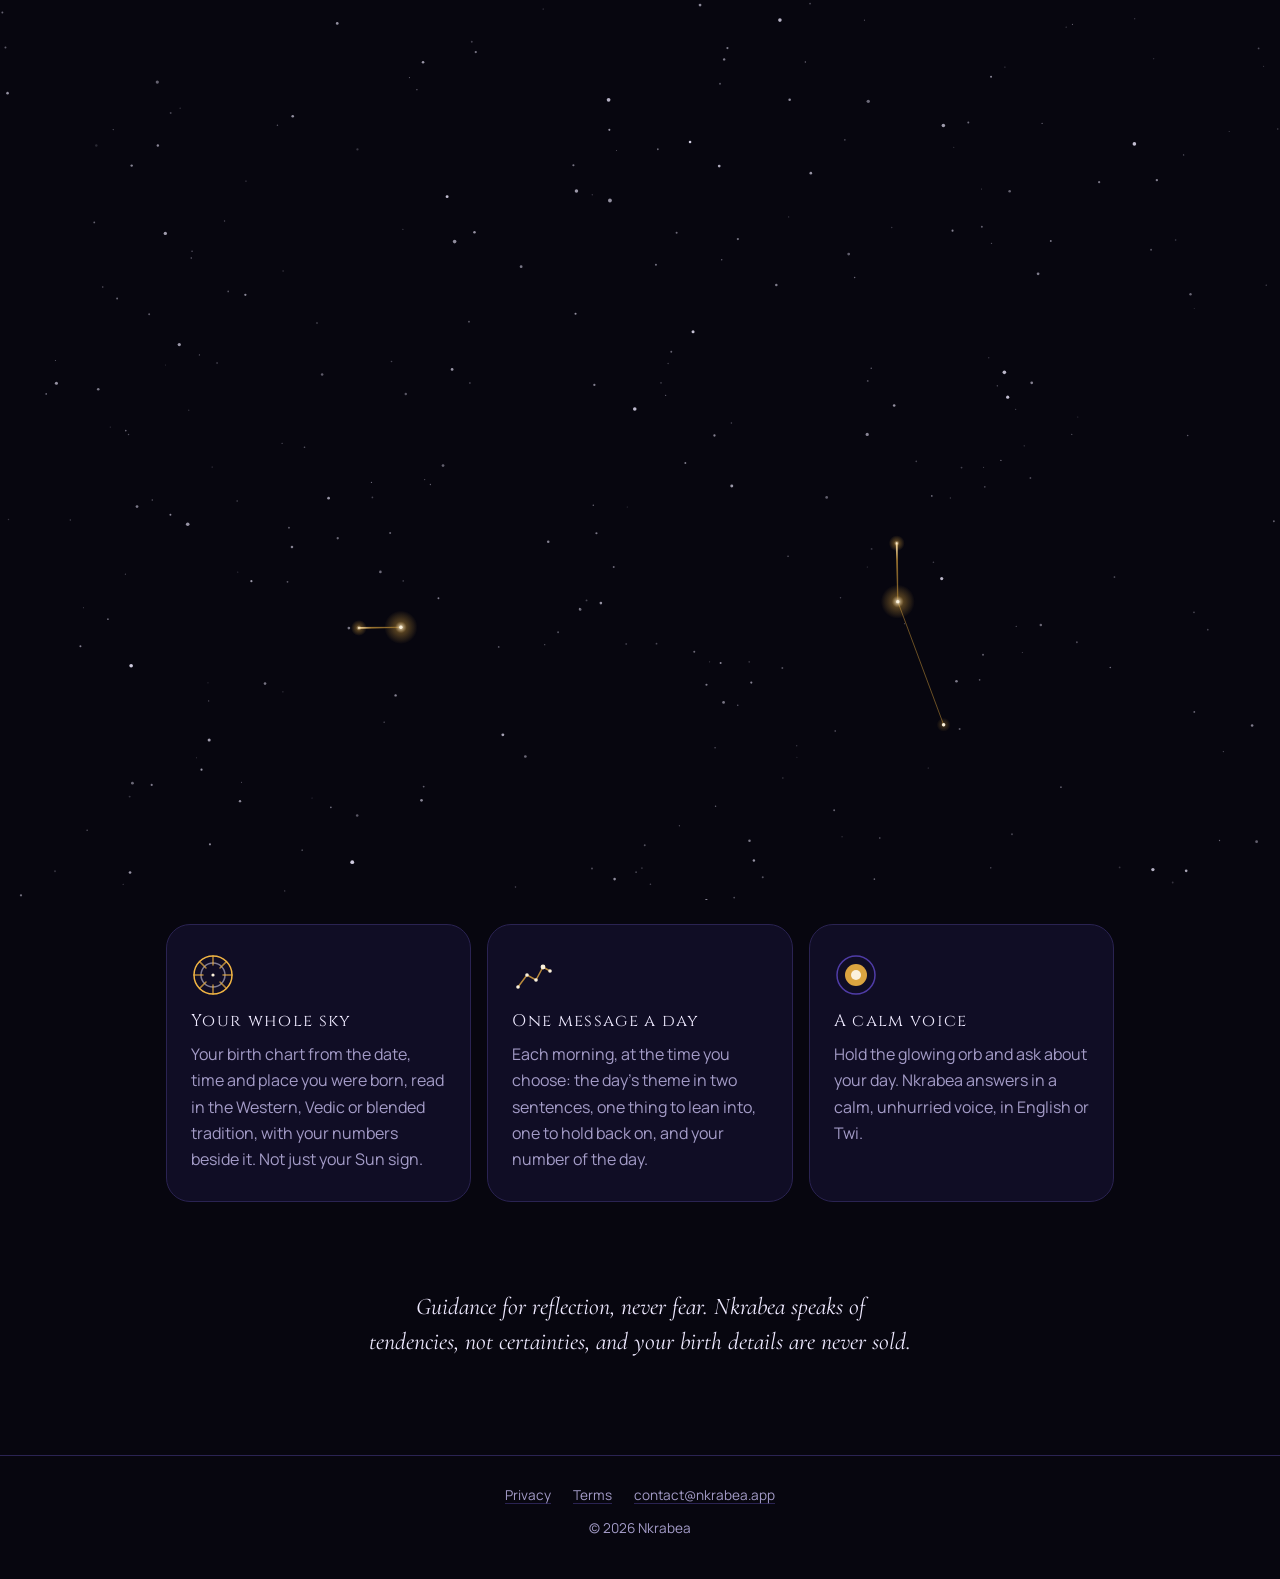
<file: index.html>
<!doctype html>
<html lang="en">
<head>
  <meta charset="utf-8">
  <meta name="viewport" content="width=device-width, initial-scale=1, viewport-fit=cover">
  <title>Nkrabea</title>
  <meta name="description" content="A calm voice that reads your birth chart and your numbers, and gives you one clear message each day. In English and Twi. Coming to iPhone and Android.">
  <meta name="theme-color" content="#07060F">
  <link rel="canonical" href="https://nkrabea.app/">
  <link rel="icon" href="/favicon.svg" type="image/svg+xml">
  <link rel="apple-touch-icon" href="/apple-touch-icon.png">
  <meta property="og:type" content="website">
  <meta property="og:url" content="https://nkrabea.app/">
  <meta property="og:title" content="Nkrabea">
  <meta property="og:description" content="Your destiny has been speaking. Let's listen. One clear message a day from your own sky and numbers, in English and Twi.">
  <meta property="og:image" content="https://nkrabea.app/icon-1024.png">
  <meta name="twitter:card" content="summary">
  <link rel="preload" href="/fonts/cinzel-400.woff" as="font" type="font/woff" crossorigin>
  <link rel="preload" href="/fonts/cormorant-500-italic.woff" as="font" type="font/woff" crossorigin>
  <link rel="stylesheet" href="/styles.css">
  <script>
    // Decide before first paint whether the intro plays, so the mark and words never flash.
    (function () {
      var root = document.documentElement;
      var still = window.matchMedia && matchMedia('(prefers-reduced-motion: reduce)').matches;
      var seen = false;
      try { seen = sessionStorage.getItem('nkrabea.intro') === '1'; } catch (e) {}
      if (still || seen) return;
      root.classList.add('intro');
      setTimeout(function () { root.classList.add('formed'); }, 9000);
    })();
  </script>
</head>
<body>
  <div class="sky" data-sky="night" aria-hidden="true"></div>

  <div class="page">
    <main>
      <section class="hero">
        <div class="mark">
          <div class="mark-glow" aria-hidden="true"></div>
          <svg viewBox="-372 -372 744 744" role="img" aria-label="The Nkrabea mark: a gold sun-ring with a guiding star">
            <circle data-ring r="245.3" fill="none" stroke="#F2B544" stroke-width="19"/>
            <path data-rays fill="#F2B544" fill-opacity="0.9" d="M-9.6 -274.3 L0.0 -365.9 L9.6 -274.3 Z M38.2 -271.8 L56.3 -319.4 L57.1 -268.4 Z M84.8 -261.0 L118.0 -324.3 L102.8 -254.4 Z M128.8 -242.3 L162.2 -280.9 L145.4 -232.7 Z M169.0 -216.3 L235.2 -280.3 L183.6 -203.9 Z M203.9 -183.6 L248.4 -208.5 L216.3 -169.0 Z M232.7 -145.4 L298.9 -172.6 L242.3 -128.8 Z M254.4 -102.8 L304.8 -110.9 L261.0 -84.8 Z M268.4 -57.1 L360.3 -63.5 L271.8 -38.2 Z M274.3 -9.6 L324.3 0.0 L274.3 9.6 Z M271.8 38.2 L339.9 59.9 L268.4 57.1 Z M261.0 84.8 L304.8 110.9 L254.4 102.8 Z M242.3 128.8 L316.9 183.0 L232.7 145.4 Z M216.3 169.0 L248.4 208.5 L203.9 183.6 Z M183.6 203.9 L221.8 264.4 L169.0 216.3 Z M145.4 232.7 L162.2 280.9 L128.8 242.3 Z M102.8 254.4 L125.1 343.8 L84.8 261.0 Z M57.1 268.4 L56.3 319.4 L38.2 271.8 Z M9.6 274.3 L0.0 345.1 L-9.6 274.3 Z M-38.2 271.8 L-56.3 319.4 L-57.1 268.4 Z M-84.8 261.0 L-125.1 343.8 L-102.8 254.4 Z M-128.8 242.3 L-162.2 280.9 L-145.4 232.7 Z M-169.0 216.3 L-221.8 264.4 L-183.6 203.9 Z M-203.9 183.6 L-248.4 208.5 L-216.3 169.0 Z M-232.7 145.4 L-316.9 183.0 L-242.3 128.8 Z M-254.4 102.8 L-304.8 110.9 L-261.0 84.8 Z M-268.4 57.1 L-339.9 59.9 L-271.8 38.2 Z M-274.3 9.6 L-324.3 0.0 L-274.3 -9.6 Z M-271.8 -38.2 L-360.3 -63.5 L-268.4 -57.1 Z M-261.0 -84.8 L-304.8 -110.9 L-254.4 -102.8 Z M-242.3 -128.8 L-298.9 -172.6 L-232.7 -145.4 Z M-216.3 -169.0 L-248.4 -208.5 L-203.9 -183.6 Z M-183.6 -203.9 L-235.2 -280.3 L-169.0 -216.3 Z M-145.4 -232.7 L-162.2 -280.9 L-128.8 -242.3 Z M-102.8 -254.4 L-118.0 -324.3 L-84.8 -261.0 Z M-57.1 -268.4 L-56.3 -319.4 L-38.2 -271.8 Z"/>
            <path data-star fill="#FBF1DC" d="M173.5 -285.7 L195.9 -195.9 L285.7 -173.5 L195.9 -151.0 L173.5 -61.2 L151.0 -151.0 L61.2 -173.5 L151.0 -195.9 Z"/>
          </svg>
        </div>

        <h1 class="wordmark">NKRABEA</h1>
        <p class="proverb" lang="ak">Esono onipa biara ne ne nkrabea</p>
        <p class="meaning">Everybody has their own distinct destiny.</p>

        <p class="tagline">Your destiny has been speaking. Let’s listen.</p>
        <p class="soon"><span class="dot" aria-hidden="true"></span>Coming to iPhone and Android</p>
      </section>

      <section class="pillars" aria-label="What Nkrabea does">
        <article class="pillar">
          <svg width="44" height="44" viewBox="0 0 44 44" aria-hidden="true" fill="none" stroke="#F2B544" stroke-width="1.5" stroke-linecap="round">
            <circle cx="22" cy="22" r="19"/>
            <circle cx="22" cy="22" r="12" stroke="#EEE9FF" stroke-opacity="0.5"/>
            <path d="M22 3v9M22 32v9M3 22h9M32 22h9M8.6 8.6l6.4 6.4M29 29l6.4 6.4M35.4 8.6 29 15M15 29l-6.4 6.4" stroke-opacity="0.7"/>
            <circle cx="22" cy="22" r="1.6" fill="#FBF1DC" stroke="none"/>
          </svg>
          <h2>Your whole sky</h2>
          <p>Your birth chart from the date, time and place you were born, read in the Western, Vedic or blended tradition, with your numbers beside it. Not just your Sun sign.</p>
        </article>
        <article class="pillar">
          <svg width="44" height="44" viewBox="0 0 44 44" aria-hidden="true" fill="none" stroke="#F2B544" stroke-width="1.5" stroke-linecap="round">
            <path d="M6 34 15 22l9 5 7-13 7 4" stroke-opacity="0.75"/>
            <circle cx="6" cy="34" r="1.8" fill="#FBF1DC" stroke="none"/>
            <circle cx="15" cy="22" r="1.8" fill="#FBF1DC" stroke="none"/>
            <circle cx="24" cy="27" r="1.8" fill="#FBF1DC" stroke="none"/>
            <circle cx="31" cy="14" r="2.4" fill="#FBF1DC" stroke="none"/>
            <circle cx="38" cy="18" r="1.8" fill="#FBF1DC" stroke="none"/>
          </svg>
          <h2>One message a day</h2>
          <p>Each morning, at the time you choose: the day’s theme in two sentences, one thing to lean into, one to hold back on, and your number of the day.</p>
        </article>
        <article class="pillar">
          <svg width="44" height="44" viewBox="0 0 44 44" aria-hidden="true" fill="none" stroke-width="1.5" stroke-linecap="round">
            <circle cx="22" cy="22" r="19" stroke="#7B5CFF" stroke-opacity="0.6"/>
            <circle cx="22" cy="22" r="11" fill="#F2B544" fill-opacity="0.9" stroke="none"/>
            <circle cx="22" cy="22" r="5" fill="#FBF1DC" stroke="none"/>
          </svg>
          <h2>A calm voice</h2>
          <p>Hold the glowing orb and ask about your day. Nkrabea answers in a calm, unhurried voice, in English or Twi.</p>
        </article>
      </section>

      <section class="closing">
        <p>Guidance for reflection, never fear. Nkrabea speaks of tendencies, not certainties, and your birth details are never sold.</p>
      </section>
    </main>

    <footer>
      <nav aria-label="Legal">
        <a href="/privacy/">Privacy</a>
        <a href="/terms/">Terms</a>
        <a href="mailto:contact@nkrabea.app">contact@nkrabea.app</a>
      </nav>
      <p>© 2026 Nkrabea</p>
    </footer>
  </div>

  <script src="/sky.js" defer></script>
</body>
</html>
</file>
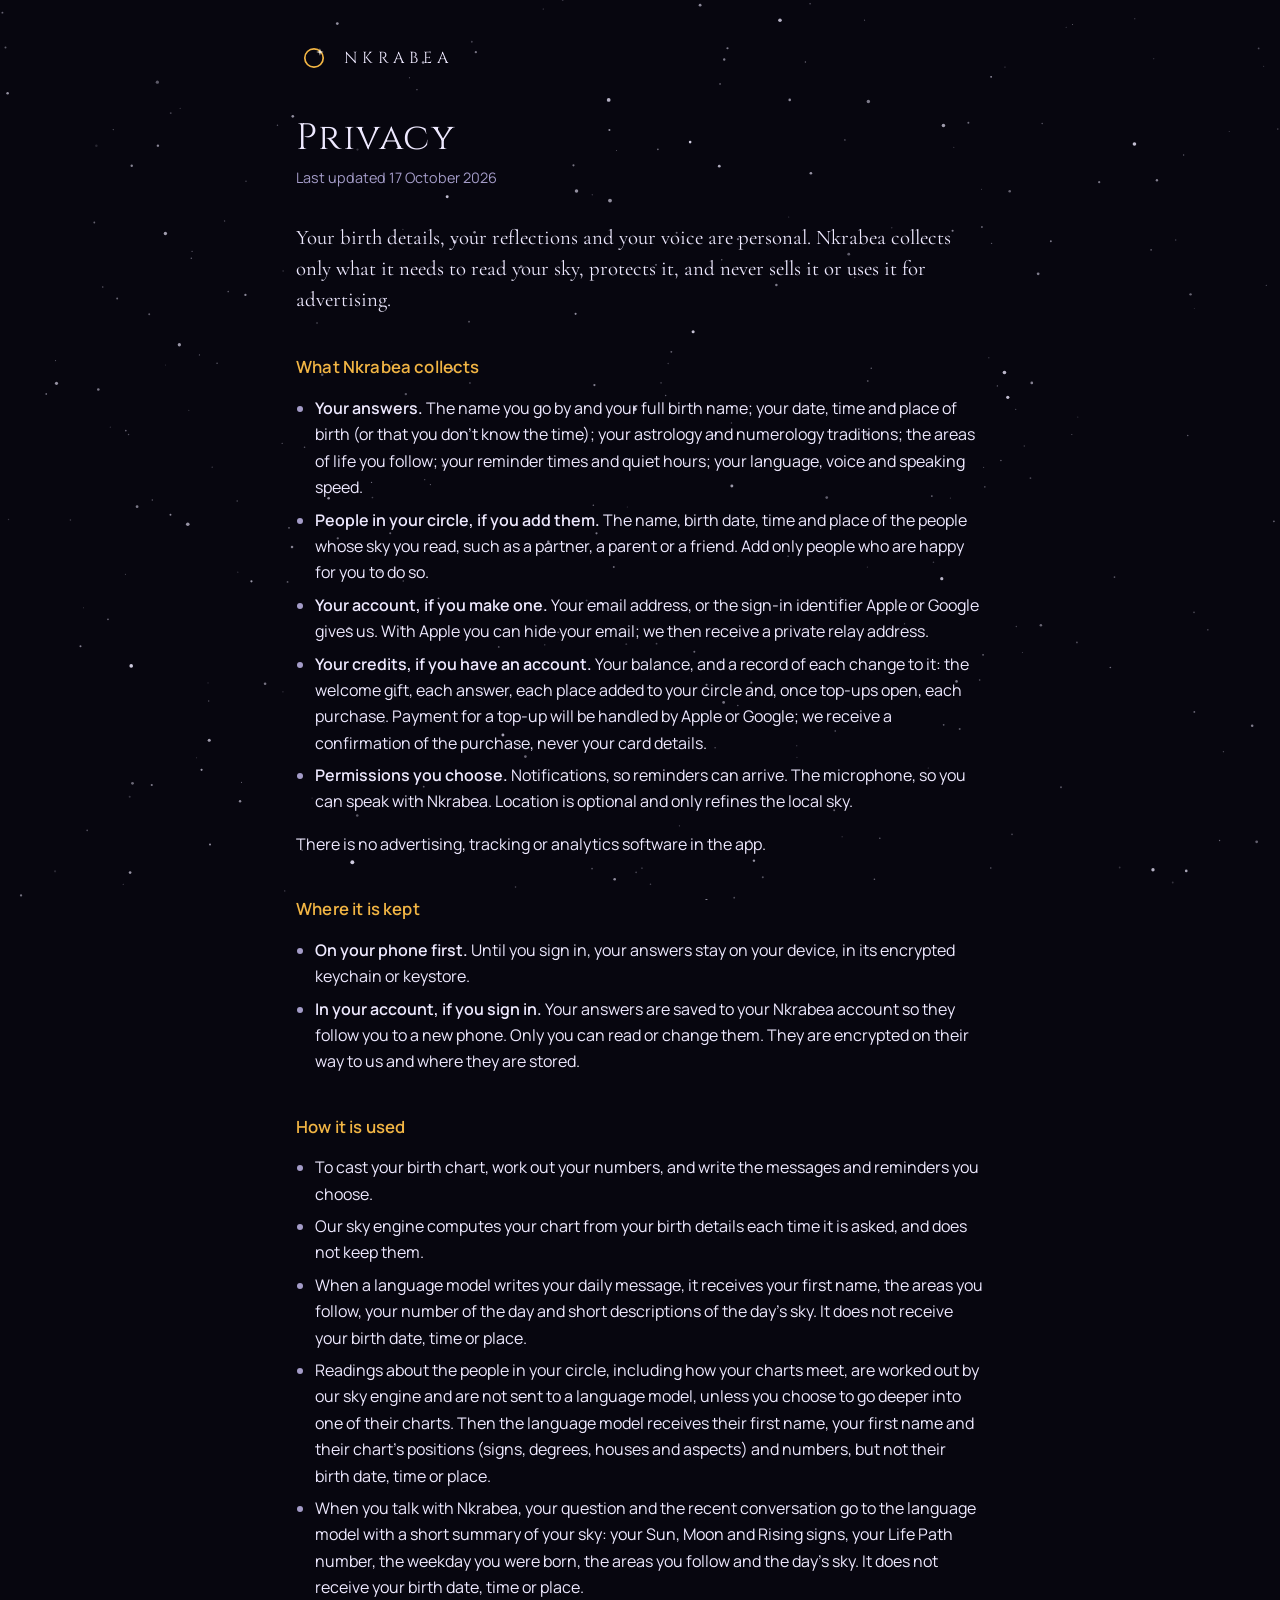
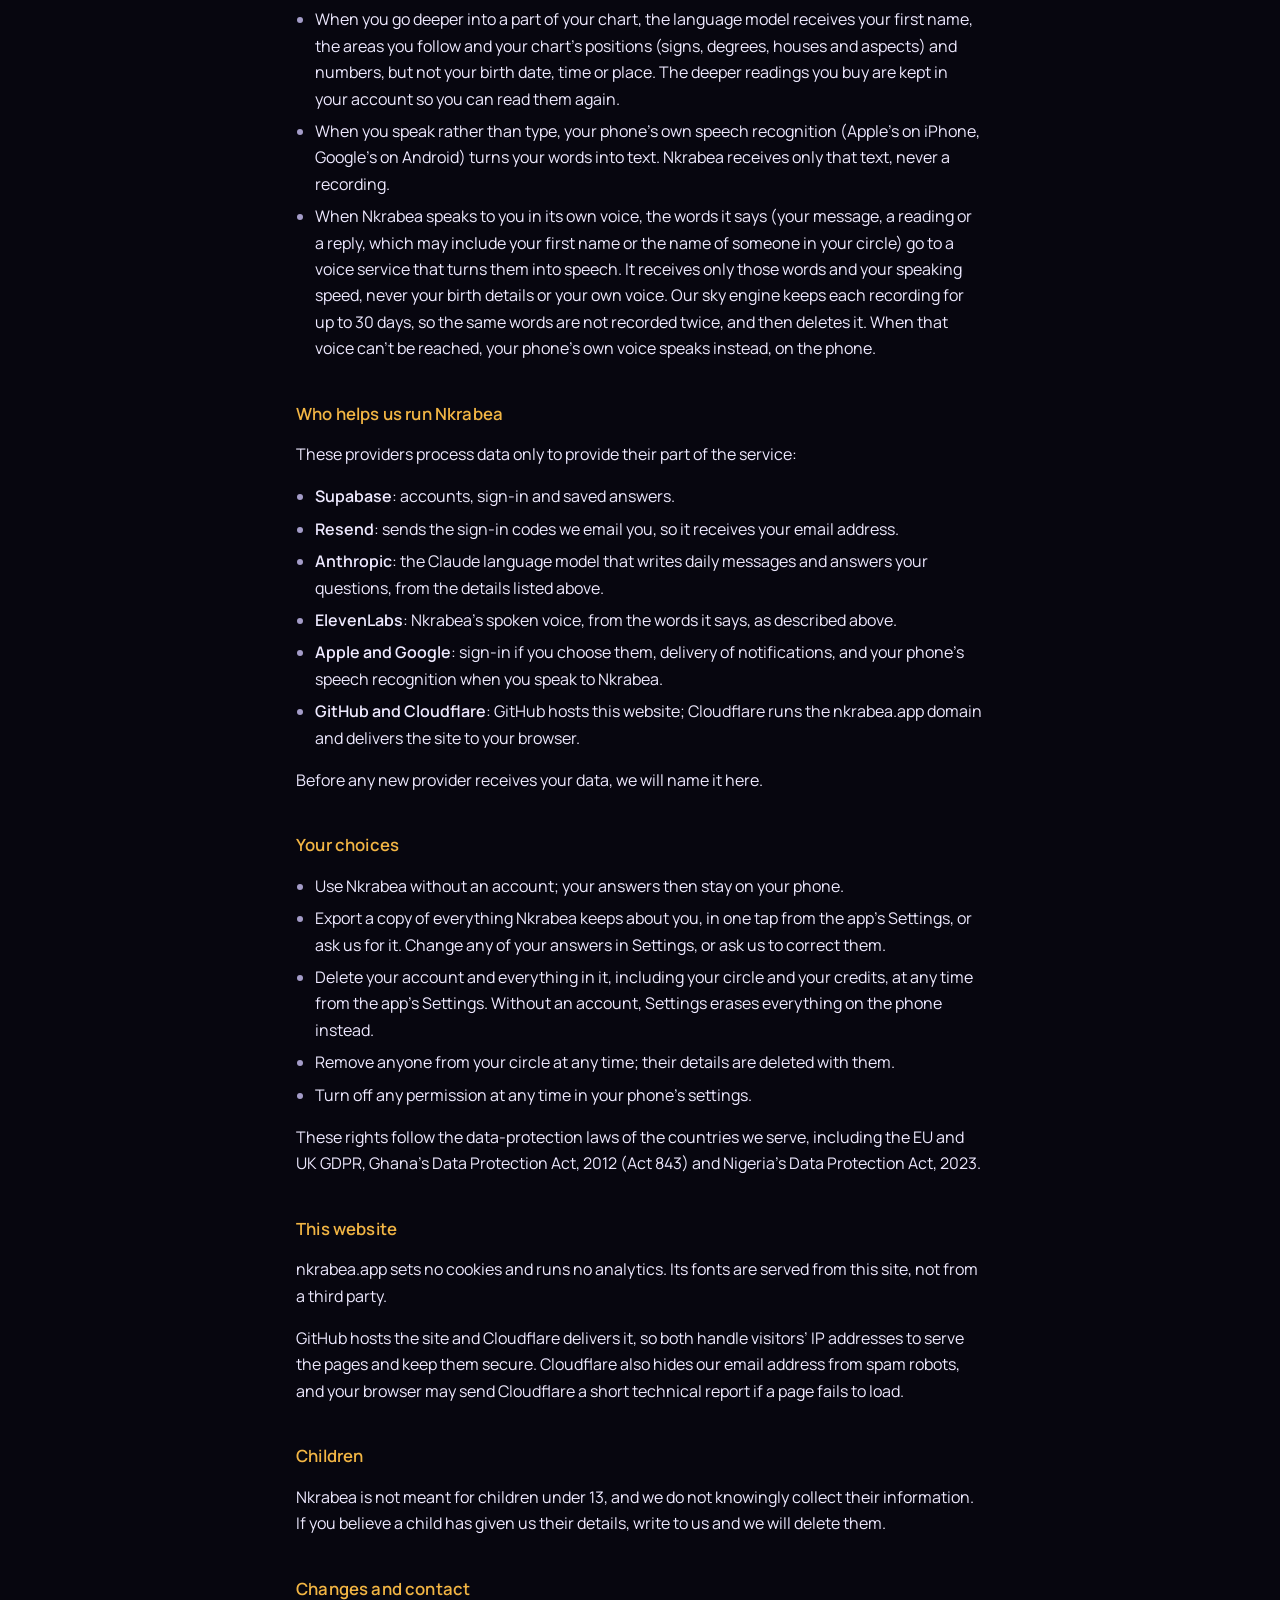
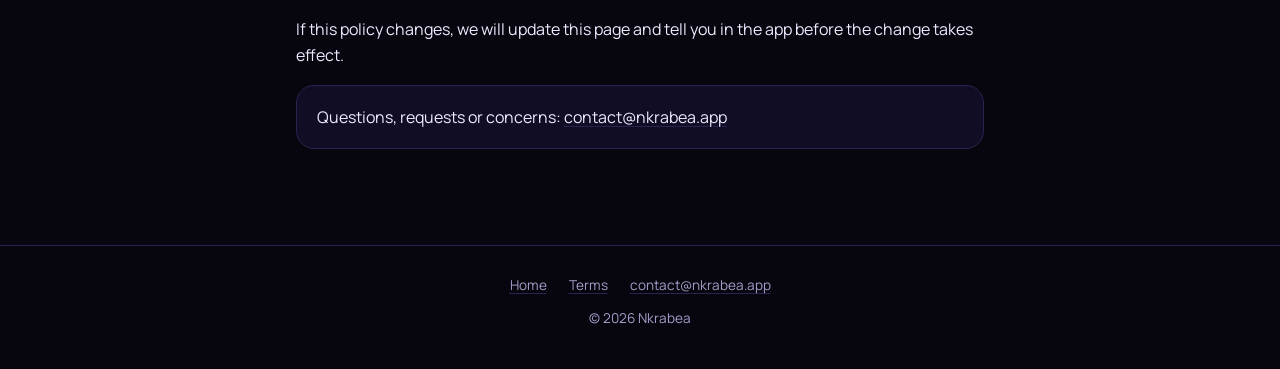
<file: privacy/index.html>
<!doctype html>
<html lang="en">
<head>
  <meta charset="utf-8">
  <meta name="viewport" content="width=device-width, initial-scale=1, viewport-fit=cover">
  <title>Privacy · Nkrabea</title>
  <meta name="description" content="What Nkrabea collects, why, who helps us run it, and the choices you have.">
  <meta name="theme-color" content="#07060F">
  <link rel="canonical" href="https://nkrabea.app/privacy/">
  <link rel="icon" href="/favicon.svg" type="image/svg+xml">
  <link rel="apple-touch-icon" href="/apple-touch-icon.png">
  <link rel="stylesheet" href="/styles.css">
</head>
<body>
  <div class="sky" aria-hidden="true"></div>

  <div class="page">
    <main class="doc">
      <a class="doc-head" href="/" aria-label="Nkrabea home">
        <svg viewBox="0 0 512 512" aria-hidden="true"><circle cx="256" cy="256" r="131" fill="none" stroke="#F2B544" stroke-width="24"/><path fill="#FBF1DC" d="M340.5 119.0 L351.0 161.0 L393.0 171.5 L351.0 182.0 L340.5 224.0 L330.0 182.0 L288.0 171.5 L330.0 161.0 Z"/></svg>
        <span>NKRABEA</span>
      </a>

      <h1>Privacy</h1>
      <p class="updated">Last updated 17 October 2026</p>

      <p class="lede">Your birth details, your reflections and your voice are personal. Nkrabea collects only what it needs to read your sky, protects it, and never sells it or uses it for advertising.</p>

      <h2>What Nkrabea collects</h2>
      <ul>
        <li><strong>Your answers.</strong> The name you go by and your full birth name; your date, time and place of birth (or that you don’t know the time); your astrology and numerology traditions; the areas of life you follow; your reminder times and quiet hours; your language, voice and speaking speed.</li>
        <li><strong>People in your circle, if you add them.</strong> The name, birth date, time and place of the people whose sky you read, such as a partner, a parent or a friend. Add only people who are happy for you to do so.</li>
        <li><strong>Your account, if you make one.</strong> Your email address, or the sign-in identifier Apple or Google gives us. With Apple you can hide your email; we then receive a private relay address.</li>
        <li><strong>Your credits, if you have an account.</strong> Your balance, and a record of each change to it: the welcome gift, each answer, each place added to your circle and, once top-ups open, each purchase. Payment for a top-up will be handled by Apple or Google; we receive a confirmation of the purchase, never your card details.</li>
        <li><strong>Permissions you choose.</strong> Notifications, so reminders can arrive. The microphone, so you can speak with Nkrabea. Location is optional and only refines the local sky.</li>
      </ul>
      <p>There is no advertising, tracking or analytics software in the app.</p>

      <h2>Where it is kept</h2>
      <ul>
        <li><strong>On your phone first.</strong> Until you sign in, your answers stay on your device, in its encrypted keychain or keystore.</li>
        <li><strong>In your account, if you sign in.</strong> Your answers are saved to your Nkrabea account so they follow you to a new phone. Only you can read or change them. They are encrypted on their way to us and where they are stored.</li>
      </ul>

      <h2>How it is used</h2>
      <ul>
        <li>To cast your birth chart, work out your numbers, and write the messages and reminders you choose.</li>
        <li>Our sky engine computes your chart from your birth details each time it is asked, and does not keep them.</li>
        <li>When a language model writes your daily message, it receives your first name, the areas you follow, your number of the day and short descriptions of the day’s sky. It does not receive your birth date, time or place.</li>
        <li>Readings about the people in your circle, including how your charts meet, are worked out by our sky engine and are not sent to a language model, unless you choose to go deeper into one of their charts. Then the language model receives their first name, your first name and their chart’s positions (signs, degrees, houses and aspects) and numbers, but not their birth date, time or place.</li>
        <li>When you talk with Nkrabea, your question and the recent conversation go to the language model with a short summary of your sky: your Sun, Moon and Rising signs, your Life Path number, the weekday you were born, the areas you follow and the day’s sky. It does not receive your birth date, time or place.</li>
        <li>When you go deeper into a part of your chart, the language model receives your first name, the areas you follow and your chart’s positions (signs, degrees, houses and aspects) and numbers, but not your birth date, time or place. The deeper readings you buy are kept in your account so you can read them again.</li>
        <li>When you speak rather than type, your phone’s own speech recognition (Apple’s on iPhone, Google’s on Android) turns your words into text. Nkrabea receives only that text, never a recording.</li>
        <li>When Nkrabea speaks to you in its own voice, the words it says (your message, a reading or a reply, which may include your first name or the name of someone in your circle) go to a voice service that turns them into speech. It receives only those words and your speaking speed, never your birth details or your own voice. Our sky engine keeps each recording for up to 30 days, so the same words are not recorded twice, and then deletes it. When that voice can’t be reached, your phone’s own voice speaks instead, on the phone.</li>
      </ul>

      <h2>Who helps us run Nkrabea</h2>
      <p>These providers process data only to provide their part of the service:</p>
      <ul>
        <li><strong>Supabase</strong>: accounts, sign-in and saved answers.</li>
        <li><strong>Resend</strong>: sends the sign-in codes we email you, so it receives your email address.</li>
        <li><strong>Anthropic</strong>: the Claude language model that writes daily messages and answers your questions, from the details listed above.</li>
        <li><strong>ElevenLabs</strong>: Nkrabea’s spoken voice, from the words it says, as described above.</li>
        <li><strong>Apple and Google</strong>: sign-in if you choose them, delivery of notifications, and your phone’s speech recognition when you speak to Nkrabea.</li>
        <li><strong>GitHub and Cloudflare</strong>: GitHub hosts this website; Cloudflare runs the nkrabea.app domain and delivers the site to your browser.</li>
      </ul>
      <p>Before any new provider receives your data, we will name it here.</p>

      <h2>Your choices</h2>
      <ul>
        <li>Use Nkrabea without an account; your answers then stay on your phone.</li>
        <li>Export a copy of everything Nkrabea keeps about you, in one tap from the app’s Settings, or ask us for it. Change any of your answers in Settings, or ask us to correct them.</li>
        <li>Delete your account and everything in it, including your circle and your credits, at any time from the app’s Settings. Without an account, Settings erases everything on the phone instead.</li>
        <li>Remove anyone from your circle at any time; their details are deleted with them.</li>
        <li>Turn off any permission at any time in your phone’s settings.</li>
      </ul>
      <p>These rights follow the data-protection laws of the countries we serve, including the EU and UK GDPR, Ghana’s Data Protection Act, 2012 (Act 843) and Nigeria’s Data Protection Act, 2023.</p>

      <h2>This website</h2>
      <p>nkrabea.app sets no cookies and runs no analytics. Its fonts are served from this site, not from a third party.</p>
      <p>GitHub hosts the site and Cloudflare delivers it, so both handle visitors’ IP addresses to serve the pages and keep them secure. Cloudflare also hides our email address from spam robots, and your browser may send Cloudflare a short technical report if a page fails to load.</p>

      <h2>Children</h2>
      <p>Nkrabea is not meant for children under 13, and we do not knowingly collect their information. If you believe a child has given us their details, write to us and we will delete them.</p>

      <h2>Changes and contact</h2>
      <p>If this policy changes, we will update this page and tell you in the app before the change takes effect.</p>
      <p class="card">Questions, requests or concerns: <a href="mailto:contact@nkrabea.app">contact@nkrabea.app</a></p>
    </main>

    <footer>
      <nav aria-label="Legal">
        <a href="/">Home</a>
        <a href="/terms/">Terms</a>
        <a href="mailto:contact@nkrabea.app">contact@nkrabea.app</a>
      </nav>
      <p>© 2026 Nkrabea</p>
    </footer>
  </div>

  <script src="/sky.js" defer></script>
</body>
</html>
</file>
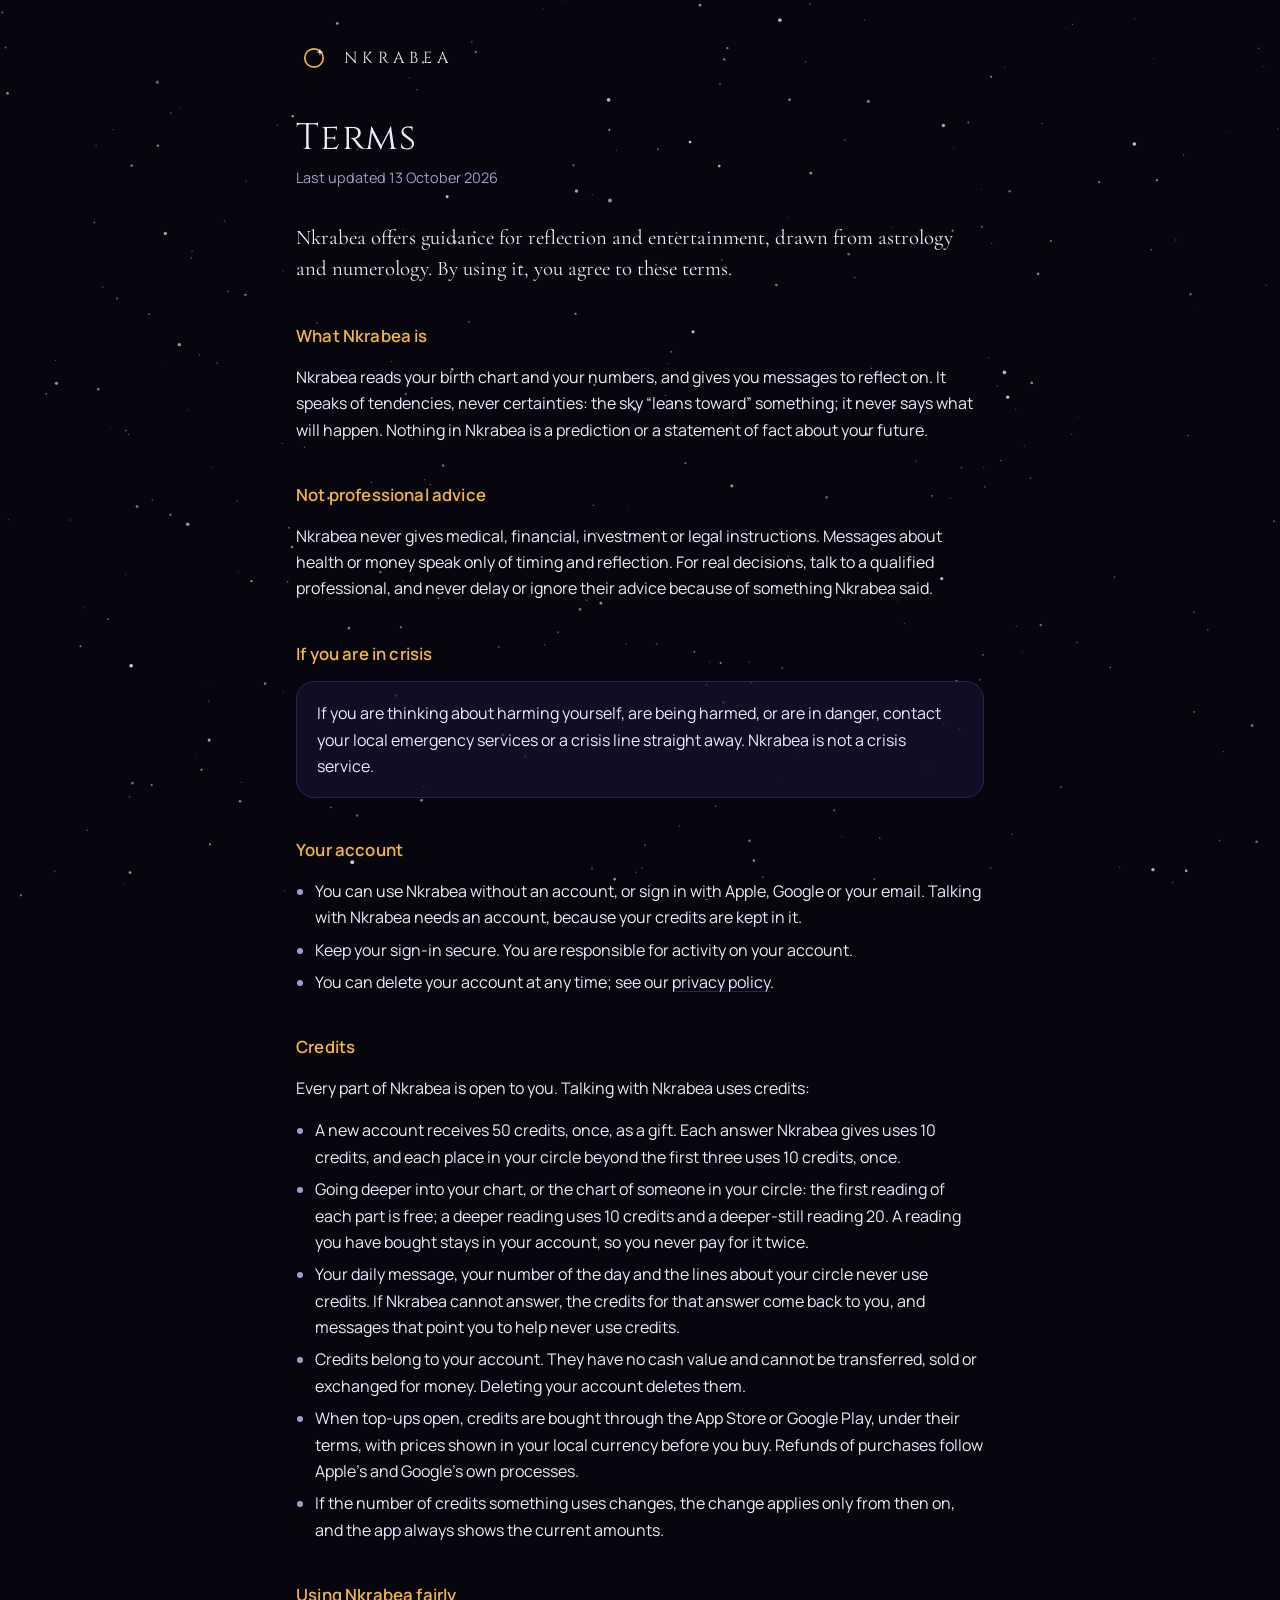
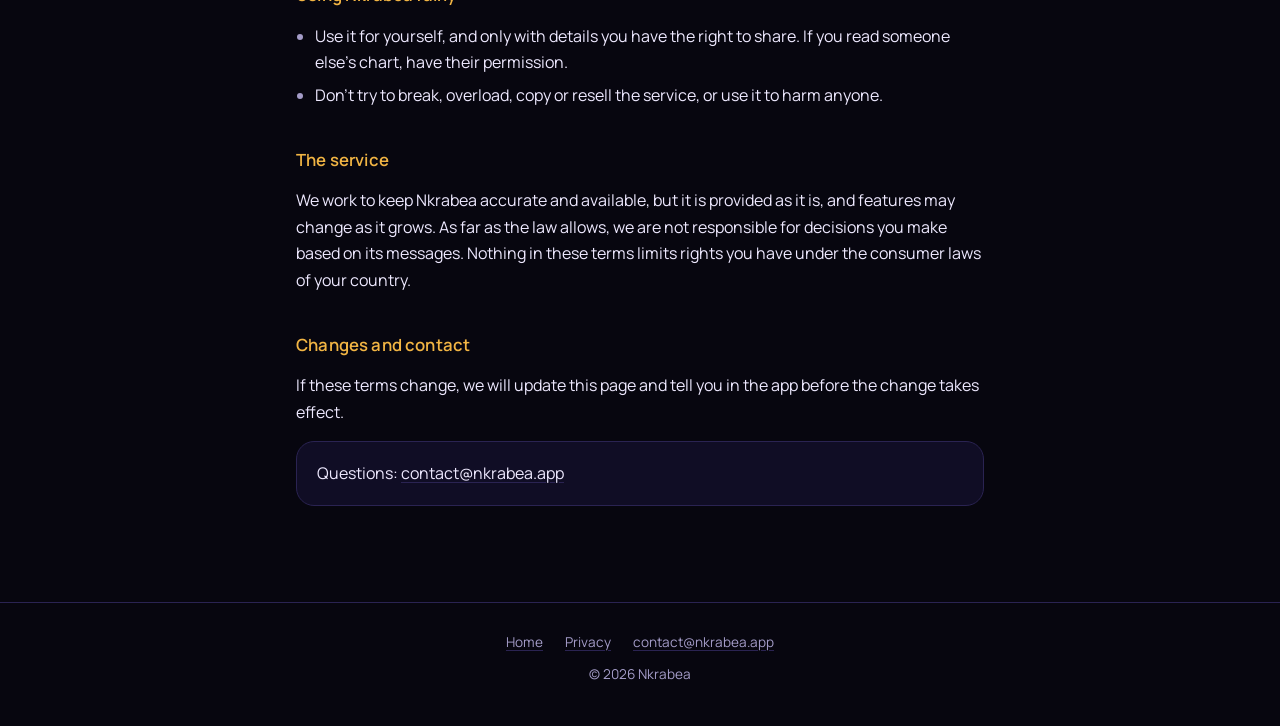
<file: terms/index.html>
<!doctype html>
<html lang="en">
<head>
  <meta charset="utf-8">
  <meta name="viewport" content="width=device-width, initial-scale=1, viewport-fit=cover">
  <title>Terms · Nkrabea</title>
  <meta name="description" content="The terms for using Nkrabea: guidance for reflection, not professional advice.">
  <meta name="theme-color" content="#07060F">
  <link rel="canonical" href="https://nkrabea.app/terms/">
  <link rel="icon" href="/favicon.svg" type="image/svg+xml">
  <link rel="apple-touch-icon" href="/apple-touch-icon.png">
  <link rel="stylesheet" href="/styles.css">
</head>
<body>
  <div class="sky" aria-hidden="true"></div>

  <div class="page">
    <main class="doc">
      <a class="doc-head" href="/" aria-label="Nkrabea home">
        <svg viewBox="0 0 512 512" aria-hidden="true"><circle cx="256" cy="256" r="131" fill="none" stroke="#F2B544" stroke-width="24"/><path fill="#FBF1DC" d="M340.5 119.0 L351.0 161.0 L393.0 171.5 L351.0 182.0 L340.5 224.0 L330.0 182.0 L288.0 171.5 L330.0 161.0 Z"/></svg>
        <span>NKRABEA</span>
      </a>

      <h1>Terms</h1>
      <p class="updated">Last updated 13 October 2026</p>

      <p class="lede">Nkrabea offers guidance for reflection and entertainment, drawn from astrology and numerology. By using it, you agree to these terms.</p>

      <h2>What Nkrabea is</h2>
      <p>Nkrabea reads your birth chart and your numbers, and gives you messages to reflect on. It speaks of tendencies, never certainties: the sky “leans toward” something; it never says what will happen. Nothing in Nkrabea is a prediction or a statement of fact about your future.</p>

      <h2>Not professional advice</h2>
      <p>Nkrabea never gives medical, financial, investment or legal instructions. Messages about health or money speak only of timing and reflection. For real decisions, talk to a qualified professional, and never delay or ignore their advice because of something Nkrabea said.</p>

      <h2>If you are in crisis</h2>
      <p class="card">If you are thinking about harming yourself, are being harmed, or are in danger, contact your local emergency services or a crisis line straight away. Nkrabea is not a crisis service.</p>

      <h2>Your account</h2>
      <ul>
        <li>You can use Nkrabea without an account, or sign in with Apple, Google or your email. Talking with Nkrabea needs an account, because your credits are kept in it.</li>
        <li>Keep your sign-in secure. You are responsible for activity on your account.</li>
        <li>You can delete your account at any time; see our <a href="/privacy/">privacy policy</a>.</li>
      </ul>

      <h2>Credits</h2>
      <p>Every part of Nkrabea is open to you. Talking with Nkrabea uses credits:</p>
      <ul>
        <li>A new account receives 50 credits, once, as a gift. Each answer Nkrabea gives uses 10 credits, and each place in your circle beyond the first three uses 10 credits, once.</li>
        <li>Going deeper into your chart, or the chart of someone in your circle: the first reading of each part is free; a deeper reading uses 10 credits and a deeper-still reading 20. A reading you have bought stays in your account, so you never pay for it twice.</li>
        <li>Your daily message, your number of the day and the lines about your circle never use credits. If Nkrabea cannot answer, the credits for that answer come back to you, and messages that point you to help never use credits.</li>
        <li>Credits belong to your account. They have no cash value and cannot be transferred, sold or exchanged for money. Deleting your account deletes them.</li>
        <li>When top-ups open, credits are bought through the App Store or Google Play, under their terms, with prices shown in your local currency before you buy. Refunds of purchases follow Apple’s and Google’s own processes.</li>
        <li>If the number of credits something uses changes, the change applies only from then on, and the app always shows the current amounts.</li>
      </ul>

      <h2>Using Nkrabea fairly</h2>
      <ul>
        <li>Use it for yourself, and only with details you have the right to share. If you read someone else’s chart, have their permission.</li>
        <li>Don’t try to break, overload, copy or resell the service, or use it to harm anyone.</li>
      </ul>

      <h2>The service</h2>
      <p>We work to keep Nkrabea accurate and available, but it is provided as it is, and features may change as it grows. As far as the law allows, we are not responsible for decisions you make based on its messages. Nothing in these terms limits rights you have under the consumer laws of your country.</p>

      <h2>Changes and contact</h2>
      <p>If these terms change, we will update this page and tell you in the app before the change takes effect.</p>
      <p class="card">Questions: <a href="mailto:contact@nkrabea.app">contact@nkrabea.app</a></p>
    </main>

    <footer>
      <nav aria-label="Legal">
        <a href="/">Home</a>
        <a href="/privacy/">Privacy</a>
        <a href="mailto:contact@nkrabea.app">contact@nkrabea.app</a>
      </nav>
      <p>© 2026 Nkrabea</p>
    </footer>
  </div>

  <script src="/sky.js" defer></script>
</body>
</html>
</file>
<file: styles.css>
/* Gold in the Void: the tokens in apps/mobile/src/theme/tokens.ts. */

@font-face { font-family: 'Cinzel'; src: url('/fonts/cinzel-400.woff') format('woff'); font-weight: 400; font-display: swap; }
@font-face { font-family: 'Cinzel'; src: url('/fonts/cinzel-600.woff') format('woff'); font-weight: 600; font-display: swap; }
@font-face { font-family: 'Cormorant Garamond'; src: url('/fonts/cormorant-400.woff') format('woff'); font-weight: 400; font-display: swap; }
@font-face { font-family: 'Cormorant Garamond'; src: url('/fonts/cormorant-400-italic.woff') format('woff'); font-weight: 400; font-style: italic; font-display: swap; }
@font-face { font-family: 'Cormorant Garamond'; src: url('/fonts/cormorant-500-italic.woff') format('woff'); font-weight: 500; font-style: italic; font-display: swap; }
@font-face { font-family: 'Manrope'; src: url('/fonts/manrope-400.woff') format('woff'); font-weight: 400; font-display: swap; }
@font-face { font-family: 'Manrope'; src: url('/fonts/manrope-600.woff') format('woff'); font-weight: 600; font-display: swap; }

:root {
  --void: #07060f;
  --nebula: #15112e;
  --veil: #2a2352;
  --starlight: #eee9ff;
  --mist: #a49cc8;
  --gold: #f2b544;
  --gold-glow: rgba(242, 181, 68, 0.35);
  --sunstar: #fbf1dc;
  --violet: #7b5cff;

  --title: 'Cinzel', 'Times New Roman', serif;
  --oracle: 'Cormorant Garamond', Georgia, serif;
  --ui: 'Manrope', system-ui, -apple-system, 'Segoe UI', sans-serif;

  --breath: 5s;
  color-scheme: dark;
}

*, *::before, *::after { box-sizing: border-box; }

html { background: var(--void); }

body {
  margin: 0;
  min-height: 100vh;
  background: var(--void);
  color: var(--starlight);
  font: 400 1rem/1.65 var(--ui);
  -webkit-font-smoothing: antialiased;
  overflow-x: hidden;
}

a { color: var(--starlight); text-decoration-color: var(--veil); text-underline-offset: 3px; }
a:hover { text-decoration-color: var(--mist); }
a:focus-visible { outline: 2px solid var(--violet); outline-offset: 3px; border-radius: 2px; }

/* The sky behind every page, drawn on one canvas by sky.js. */
.sky { position: fixed; inset: 0; z-index: 0; pointer-events: none; overflow: hidden; }
.sky canvas { position: absolute; inset: 0; width: 100%; height: 100%; }

.page { position: relative; z-index: 1; }

/* ——— Landing ——— */

.hero {
  min-height: 100vh;
  min-height: 100svh;
  display: flex;
  flex-direction: column;
  align-items: center;
  justify-content: center;
  text-align: center;
  padding: 72px 16px 56px;
  gap: 18px;
}

.mark {
  width: min(42vw, 196px);
  aspect-ratio: 1;
  position: relative;
  margin-bottom: 12px;
}
.mark-glow { position: absolute; inset: -45%; pointer-events: none; transition: opacity 1.6s ease; }
.mark-glow::before {
  content: '';
  position: absolute;
  inset: 0;
  background: radial-gradient(circle, rgba(242, 181, 68, 0.2) 0%, rgba(242, 181, 68, 0.06) 45%, transparent 70%);
  animation: glow var(--breath) ease-in-out infinite alternate;
}
.mark svg { position: relative; width: 100%; height: 100%; animation: breathe var(--breath) ease-in-out infinite alternate; }
@keyframes breathe { from { transform: scale(1); } to { transform: scale(1.04); } }
@keyframes glow { from { opacity: 0.55; } to { opacity: 1; } }

/*
 * The homepage intro (sky.js): shooting stars link constellations, the last one lands on the
 * mark's guiding star and the mark draws itself; then the words arrive. `intro` is set before
 * first paint; `drawing` once sky.js has the mark; `formed` when it is whole (or after 9 s,
 * so the words never stay hidden).
 */
.intro:not(.drawing):not(.formed) .mark svg { opacity: 0; }
.intro:not(.formed) .mark svg { animation: none; }
.intro:not(.formed) .mark-glow { opacity: 0; }
.intro .hero > :not(.mark) { transition: opacity 1.2s ease, transform 1.2s ease; }
.intro:not(.formed) .hero > :not(.mark) { opacity: 0; transform: translateY(10px); }
.intro .hero > .proverb { transition-delay: 0.25s; }
.intro .hero > .meaning { transition-delay: 0.4s; }
.intro .hero > .tagline { transition-delay: 0.8s; }
.intro .hero > .soon { transition-delay: 1.1s; }

.wordmark {
  margin: 0;
  font: 400 clamp(2.2rem, 9vw, 3.6rem) / 1.1 var(--title);
  letter-spacing: 0.32em;
  padding-left: 0.32em; /* letter-spacing trails the last letter; keep the word centred */
}

.proverb {
  margin: 0;
  font: italic 500 clamp(1.35rem, 5vw, 1.75rem) / 1.3 var(--oracle);
  color: var(--gold);
}
.meaning { margin: -8px 0 0; color: var(--mist); font-size: 0.95rem; }

.tagline {
  margin: 28px 0 0;
  max-width: 32ch;
  text-wrap: balance;
  font: 400 clamp(1.3rem, 4.6vw, 1.6rem) / 1.4 var(--oracle);
}

.soon {
  margin-top: 18px;
  display: inline-flex;
  align-items: center;
  gap: 10px;
  padding: 10px 20px;
  border: 1px solid var(--veil);
  border-radius: 999px;
  background: rgba(21, 17, 46, 0.7);
  color: var(--mist);
  font-size: 0.9rem;
  letter-spacing: 0.02em;
}
.soon .dot { width: 7px; height: 7px; border-radius: 50%; background: var(--gold); box-shadow: 0 0 10px var(--gold-glow); animation: glow var(--breath) ease-in-out infinite alternate; }

.pillars {
  max-width: 980px;
  margin: 0 auto;
  padding: 24px 16px 88px;
  display: grid;
  grid-template-columns: repeat(auto-fit, minmax(240px, 1fr));
  gap: 16px;
}
.pillar {
  padding: 28px 24px;
  border: 1px solid var(--veil);
  border-radius: 24px;
  background: rgba(21, 17, 46, 0.72);
}
.pillar h2 {
  margin: 14px 0 8px;
  font: 400 1.05rem/1.3 var(--title);
  letter-spacing: 0.08em;
}
.pillar p { margin: 0; color: var(--mist); }
.pillar svg { display: block; }

.closing {
  max-width: 640px;
  margin: 0 auto;
  padding: 0 16px 96px;
  text-align: center;
}
.closing p { margin: 0; font: italic 400 clamp(1.25rem, 4.4vw, 1.5rem) / 1.45 var(--oracle); color: var(--starlight); text-wrap: balance; }

footer {
  border-top: 1px solid var(--veil);
  padding: 28px 16px 40px;
  text-align: center;
  color: var(--mist);
  font-size: 0.85rem;
}
footer nav { display: flex; flex-wrap: wrap; justify-content: center; gap: 8px 22px; margin-bottom: 10px; }
footer a { color: var(--mist); }
footer p { margin: 0; }

/* ——— Policy pages ——— */

.doc {
  max-width: 720px;
  margin: 0 auto;
  padding: 40px 16px 80px;
}
.doc-head { display: flex; align-items: center; gap: 12px; margin-bottom: 40px; text-decoration: none; }
.doc-head svg { width: 36px; height: 36px; }
.doc-head span { font: 400 1rem/1 var(--title); letter-spacing: 0.3em; color: var(--starlight); }
.doc h1 { margin: 0 0 6px; font: 400 clamp(1.7rem, 6vw, 2.3rem) / 1.2 var(--title); letter-spacing: 0.04em; }
.doc .updated { margin: 0 0 32px; color: var(--mist); font-size: 0.9rem; }
.doc .lede { font: 400 1.3rem/1.5 var(--oracle); margin: 0 0 32px; }
.doc h2 { margin: 40px 0 10px; font: 600 1.05rem/1.4 var(--ui); color: var(--gold); letter-spacing: 0.01em; }
.doc p, .doc li { color: var(--starlight); }
.doc ul { padding-left: 1.2em; }
.doc li { margin: 6px 0; }
.doc li::marker { color: var(--mist); }
.doc .card {
  padding: 18px 20px;
  border: 1px solid var(--veil);
  border-radius: 18px;
  background: rgba(21, 17, 46, 0.72);
}
.doc strong { font-weight: 600; }

@media (prefers-reduced-motion: reduce) {
  .mark svg, .mark-glow::before, .soon .dot { animation: none; }
}
</file>
